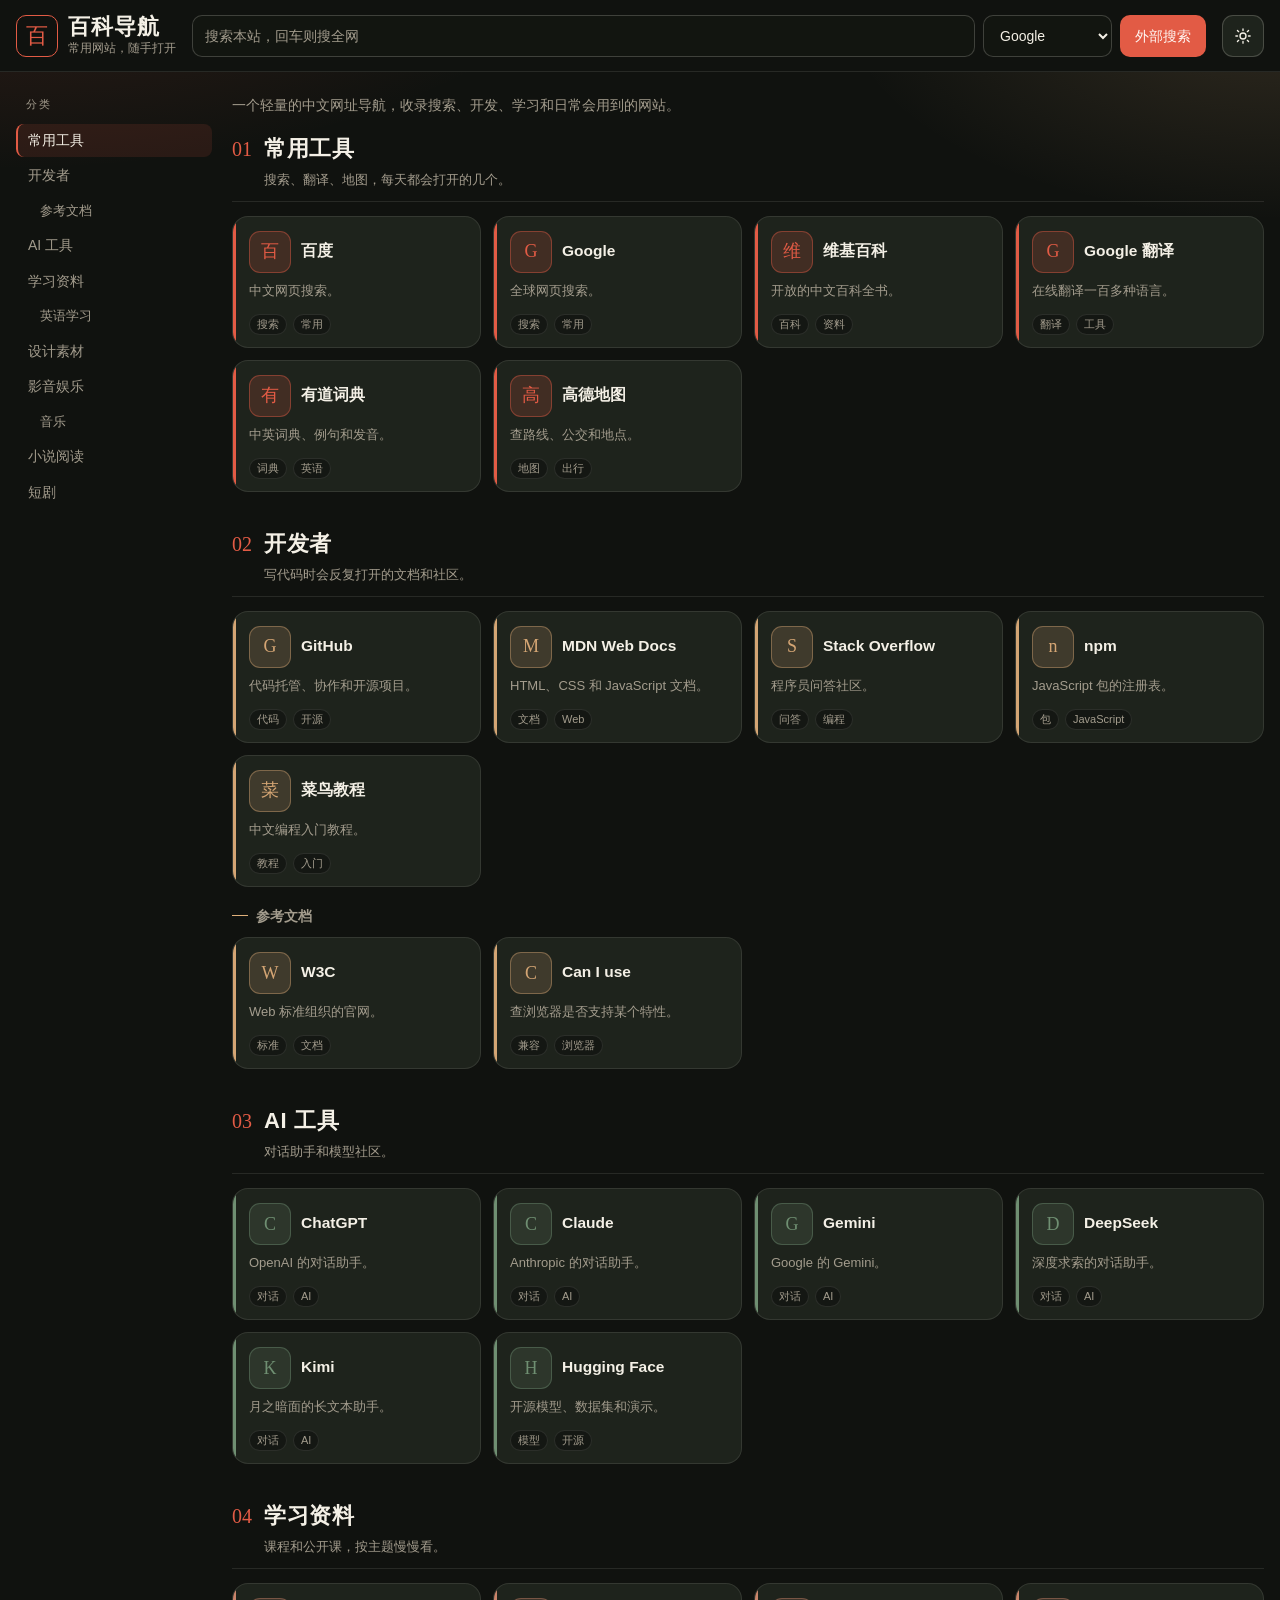
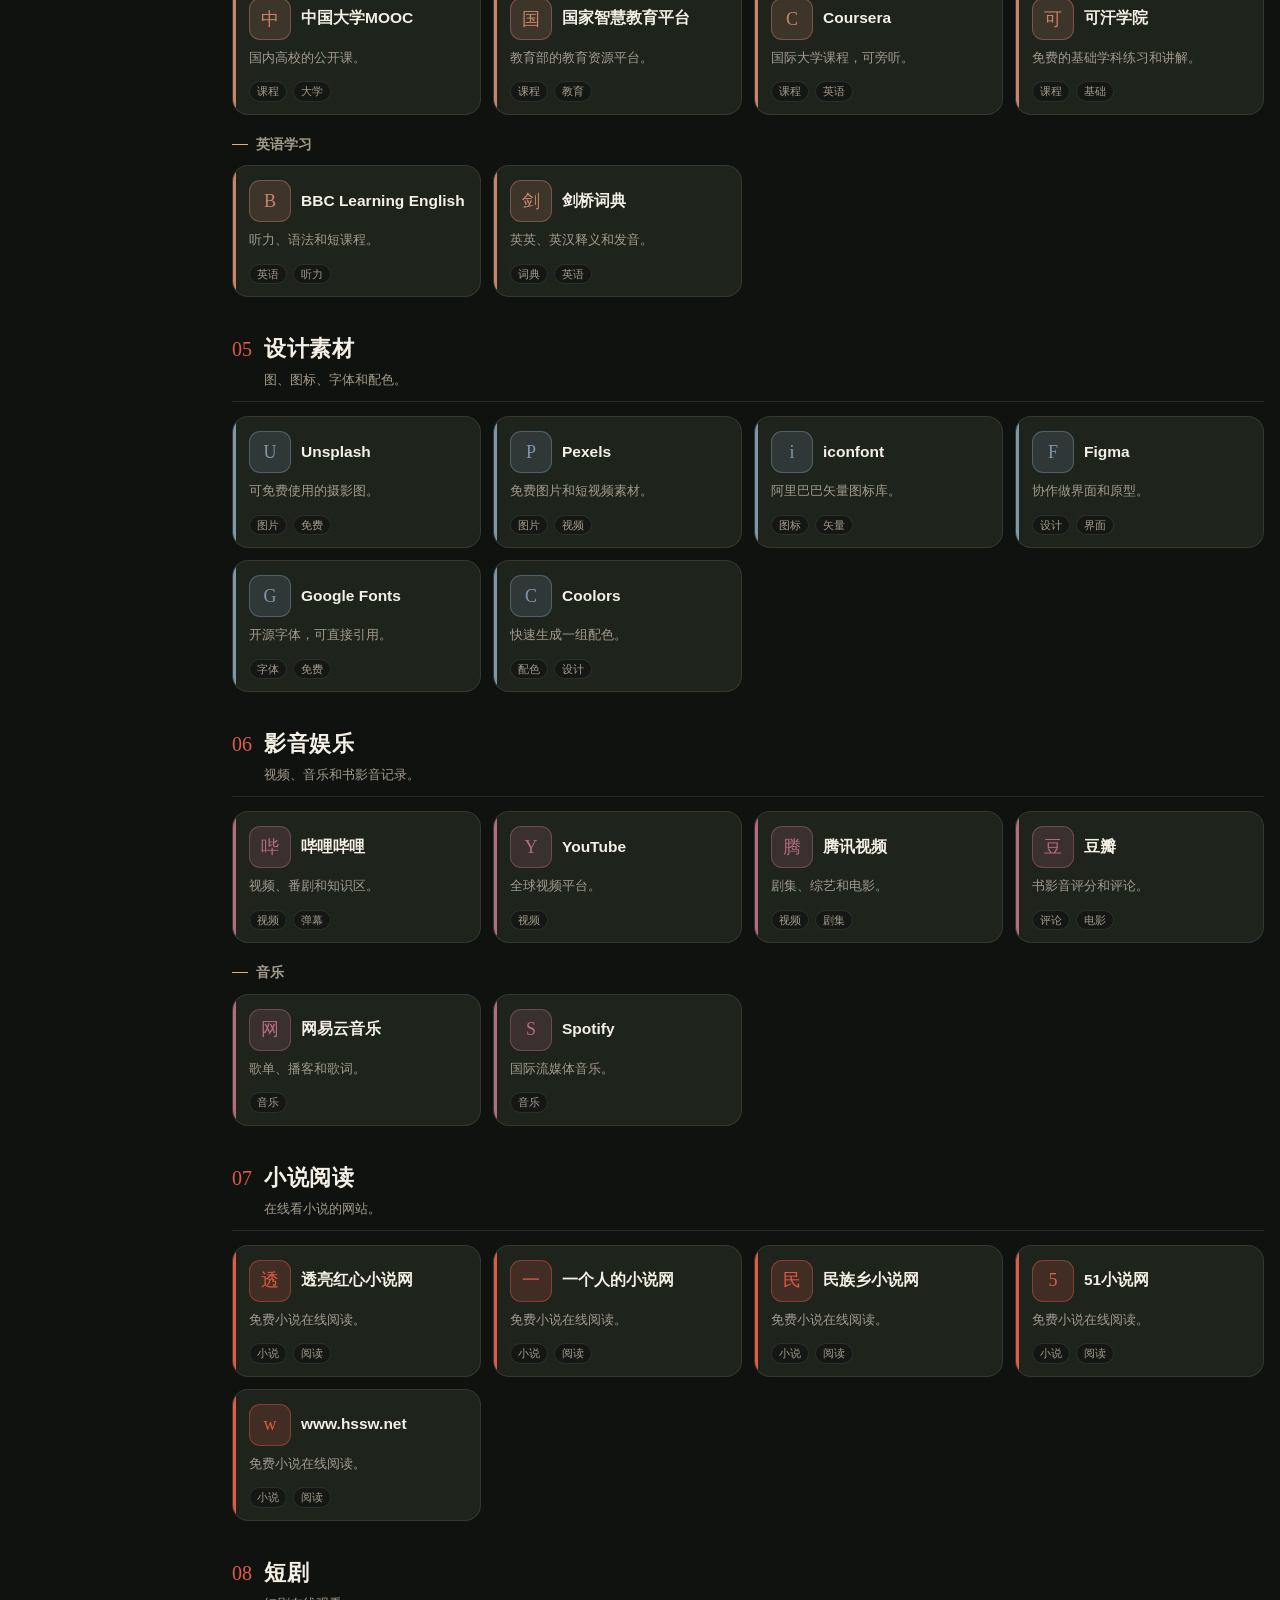
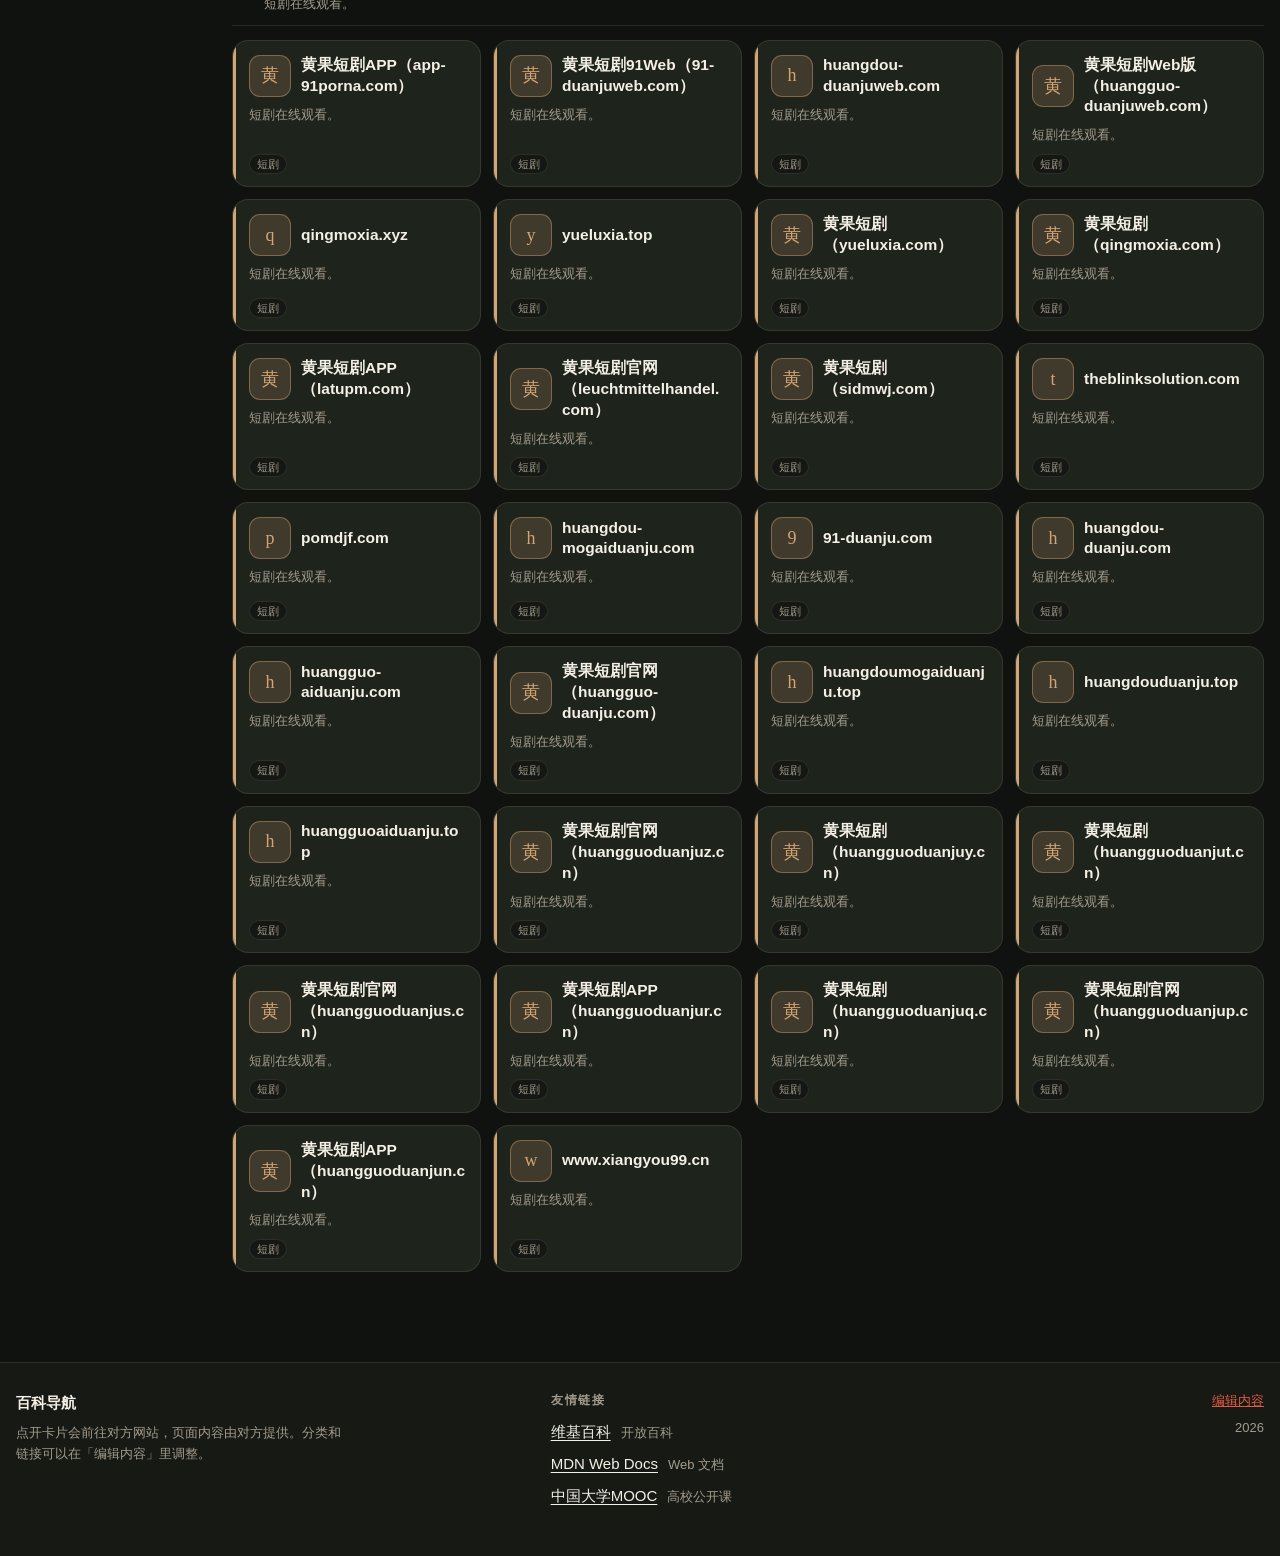
<file: index.html>
<!DOCTYPE html>
<html lang="zh-CN">
<head>
  <meta charset="utf-8">
  <meta name="viewport" content="width=device-width, initial-scale=1">
  <script>
    (function () {
      try {
        var theme = localStorage.getItem("baike-theme");
        if (theme !== "light" && theme !== "dark") theme = "dark";
        document.documentElement.setAttribute("data-theme", theme);
      } catch (err) {
        document.documentElement.setAttribute("data-theme", "dark");
      }
    })();
  </script>
  <title>百科导航</title>
  <meta name="description" content="一个轻量的中文网址导航，收录搜索、开发、学习和日常会用到的网站。">
  <meta name="theme-color" content="#10120f">
  <link rel="icon" href="favicon.svg" type="image/svg+xml">
  <link rel="icon" href="favicon.ico" sizes="any">
  <link rel="stylesheet" href="assets/css/style.css">
</head>
<body>
  <div class="app" id="app">
    <a class="skip" href="#catalog">跳到目录</a>
    <header class="topbar">
      <div class="topbar-inner">
        <a class="brand" href="index.html">
          <span class="seal" aria-hidden="true">百</span>
          <span class="brand-text">
            <span class="brand-line">
              <h1 id="site-title">百科导航</h1>
            </span>
            <p id="site-sub">常用网站，随手打开</p>
          </span>
        </a>
        <form class="search" id="search-form" role="search">
          <label class="sr-only" for="q">搜索名称、简介或标签</label>
          <input id="q" type="search" placeholder="搜索本站，回车则搜全网" autocomplete="off" enterkeyhint="search">
          <div class="search-actions">
            <button type="button" class="btn btn-tiny btn-ghost" id="clear-q" hidden>清除</button>
            <label class="sr-only" for="engine">外部搜索引擎</label>
            <select id="engine" aria-label="外部搜索引擎">
              <option value="google">Google</option>
              <option value="bing">Bing</option>
              <option value="baidu">百度</option>
              <option value="duckduckgo">DuckDuckGo</option>
            </select>
            <button type="submit" class="btn btn-primary" title="用所选引擎打开新标签页">外部搜索</button>
          </div>
        </form>
        <button type="button" class="theme-btn" id="theme-toggle" data-theme-toggle aria-label="切换到浅色主题"></button>
      </div>
    </header>

    <div class="shell" id="shell">
      <aside class="rail rail-left" id="rail-left" hidden></aside>
      <nav class="menu" id="menu" aria-label="分类"></nav>
      <main class="catalog" id="catalog" tabindex="-1">
        <p class="lead" id="lead" hidden></p>
        <p class="result-meta" id="result-meta" aria-live="polite" hidden></p>
        <div id="sections"><p class="loading">正在读取目录…</p></div>
        <p class="empty" id="empty" hidden></p>
      </main>
      <aside class="rail rail-right" id="rail-right" hidden></aside>
    </div>

    <footer class="footer">
      <div class="footer-inner">
        <div>
          <strong id="foot-title">百科导航</strong>
          <p class="footer-note" id="foot-note"></p>
        </div>
        <div id="friend-block" hidden>
          <h2>友情链接</h2>
          <ul class="friends" id="friend-list"></ul>
        </div>
        <div class="foot-side">
          <a href="admin.html">编辑内容</a>
          <span id="year"></span>
        </div>
      </div>
    </footer>
    <button type="button" class="to-top" id="to-top" hidden>回到顶部</button>
  </div>

  <script src="assets/js/model.js"></script>
  <script src="assets/js/app.js"></script>
</body>
</html>
</file>
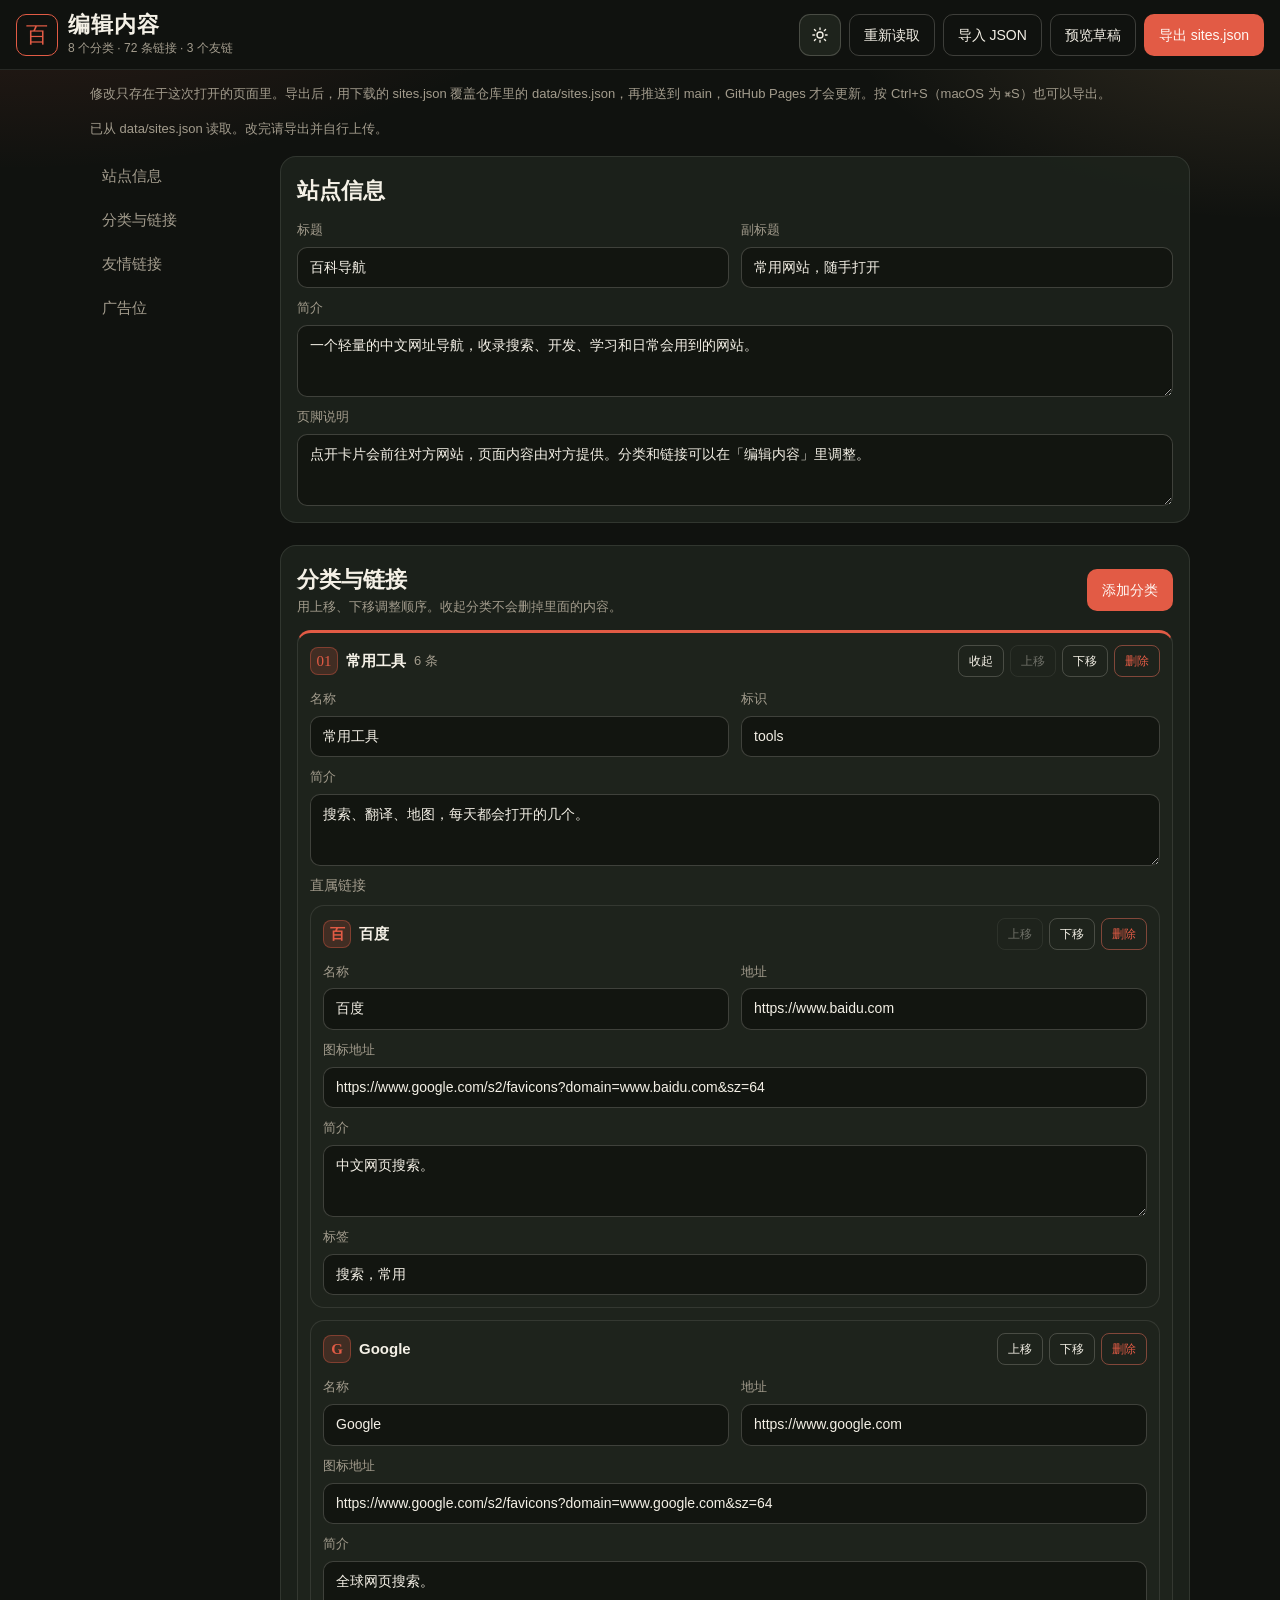
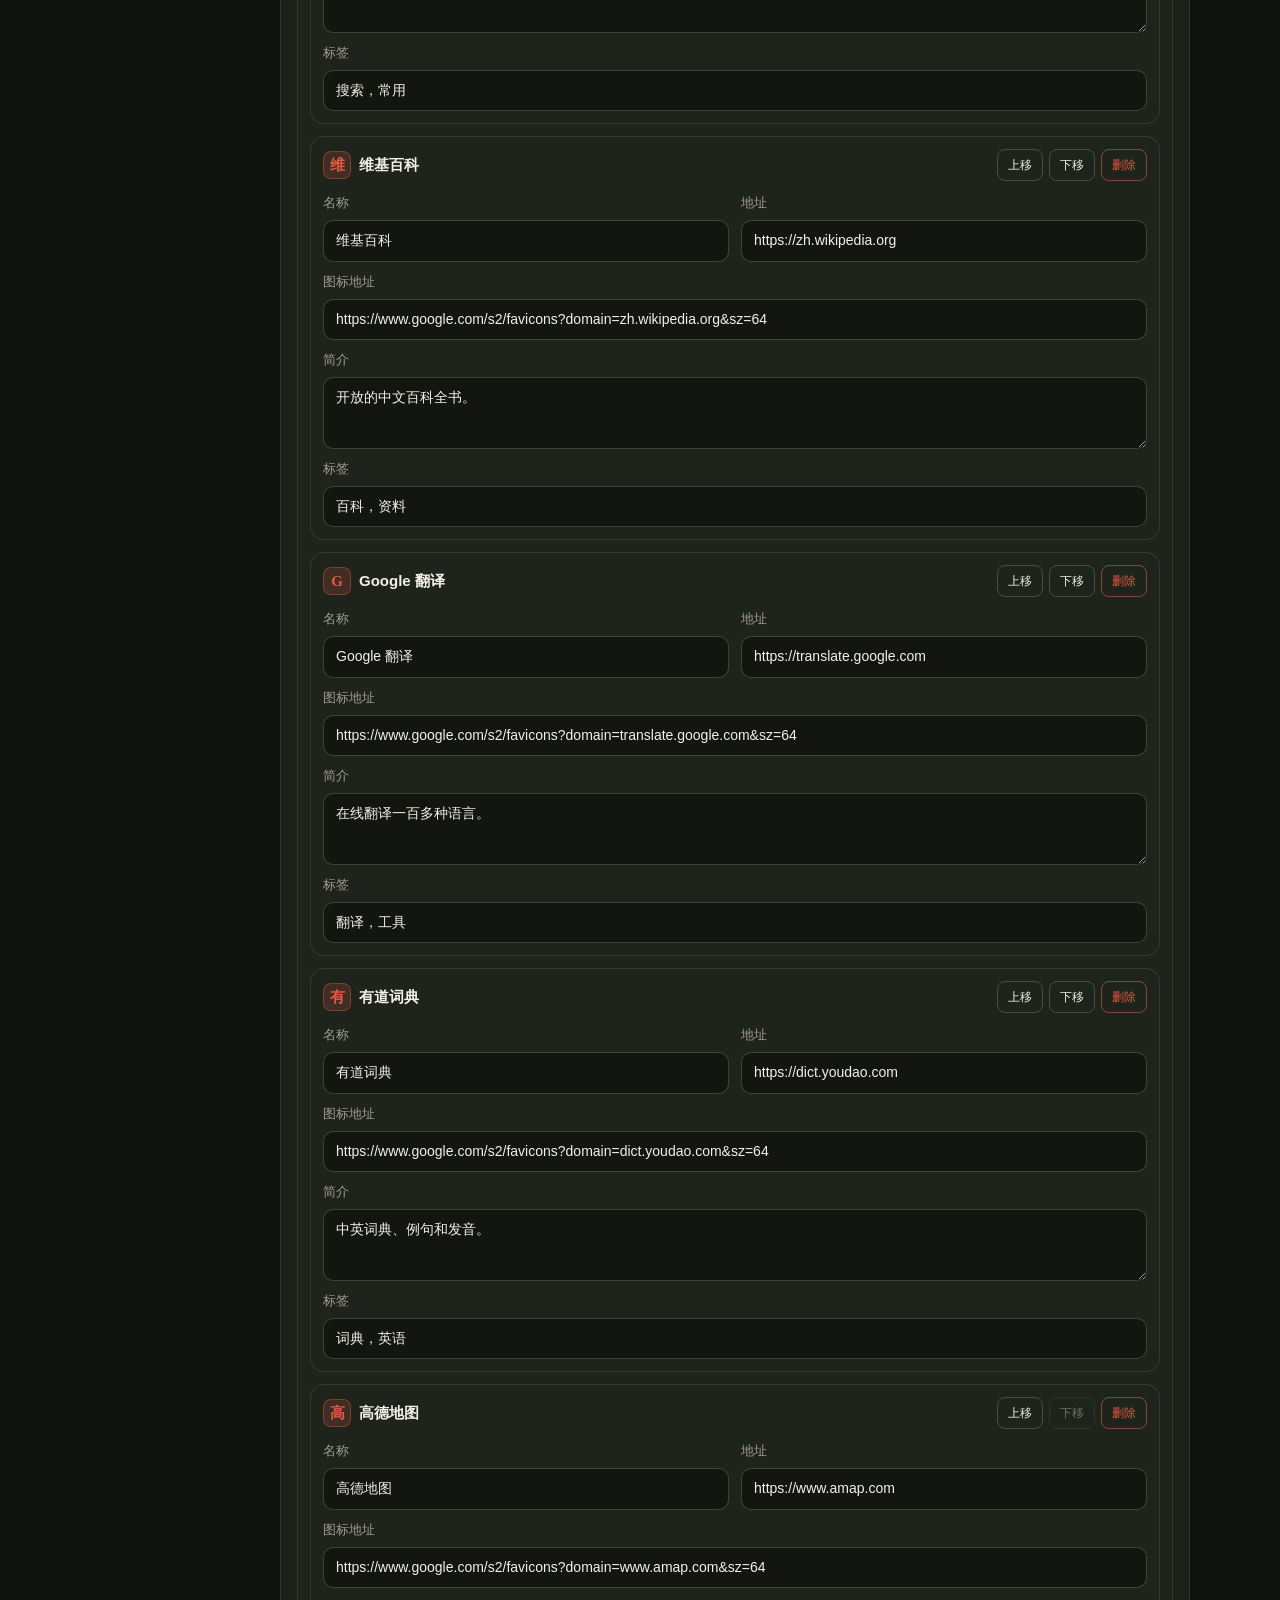
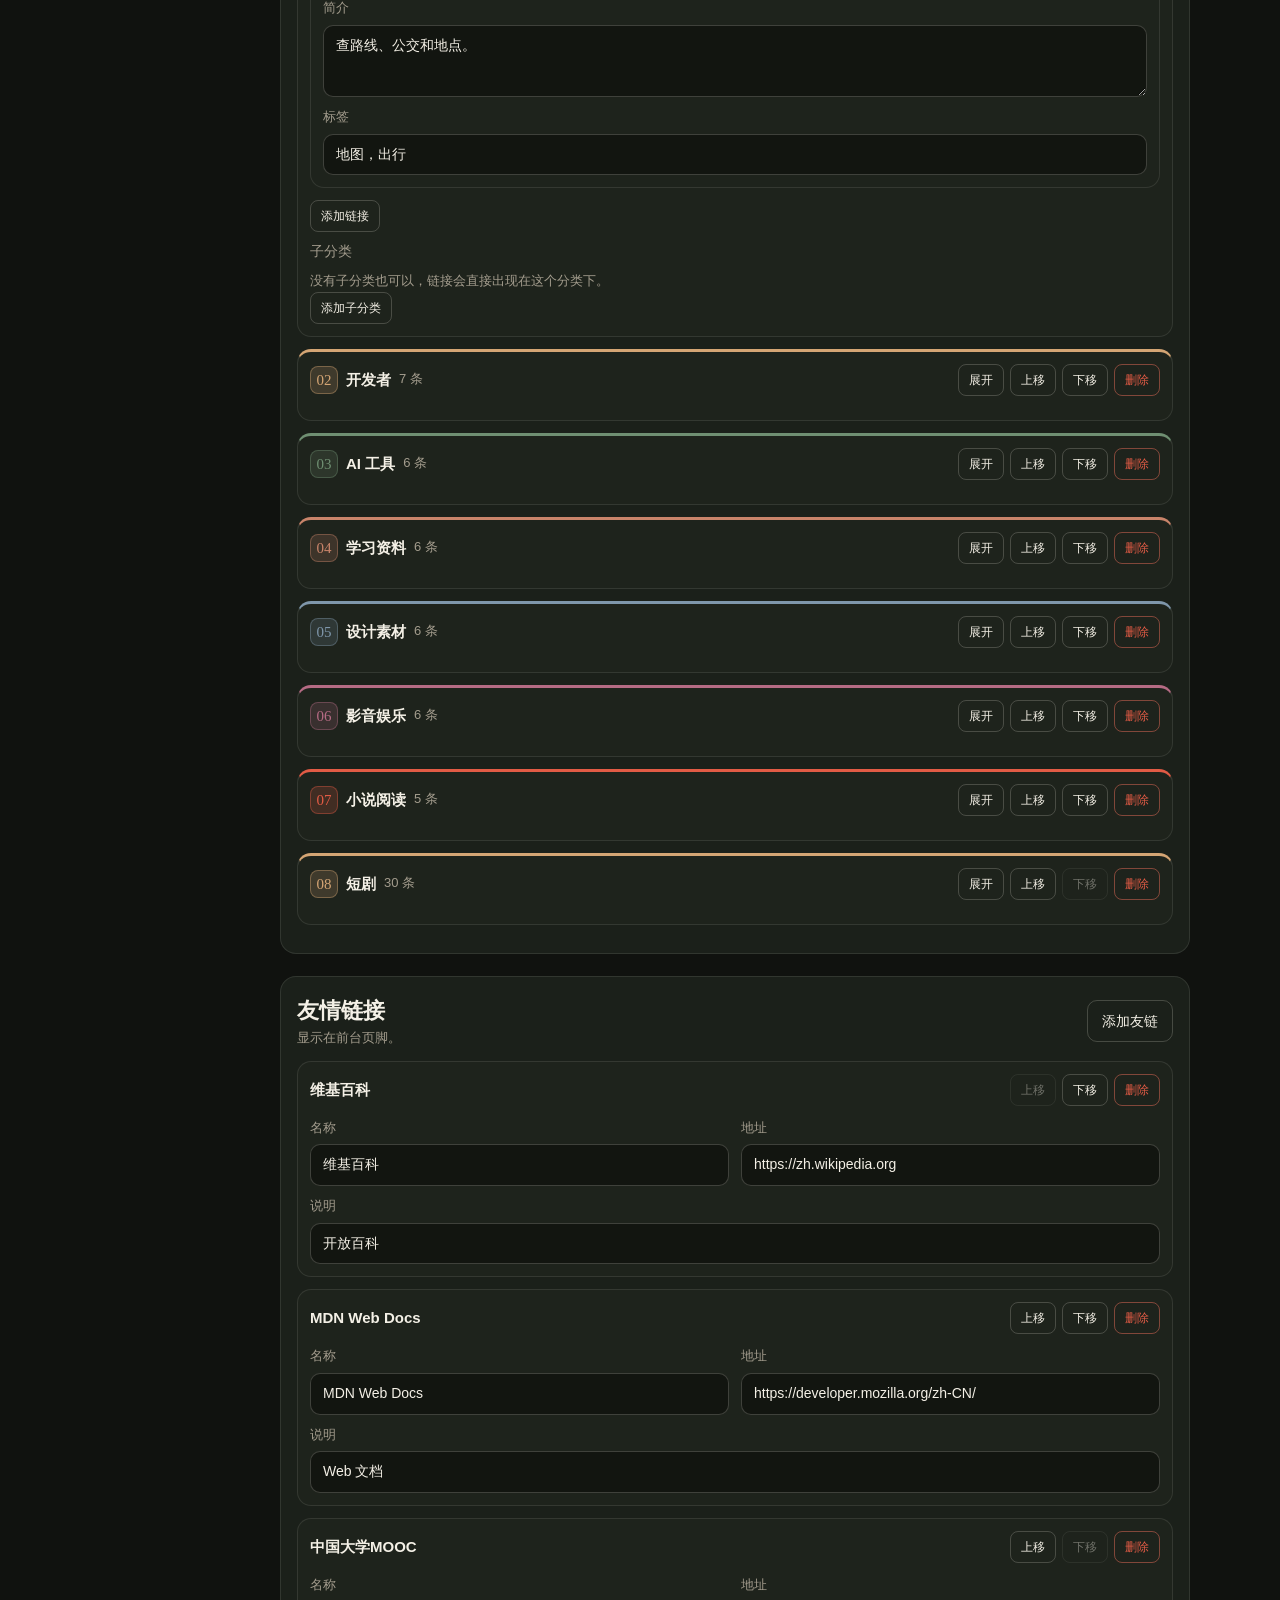
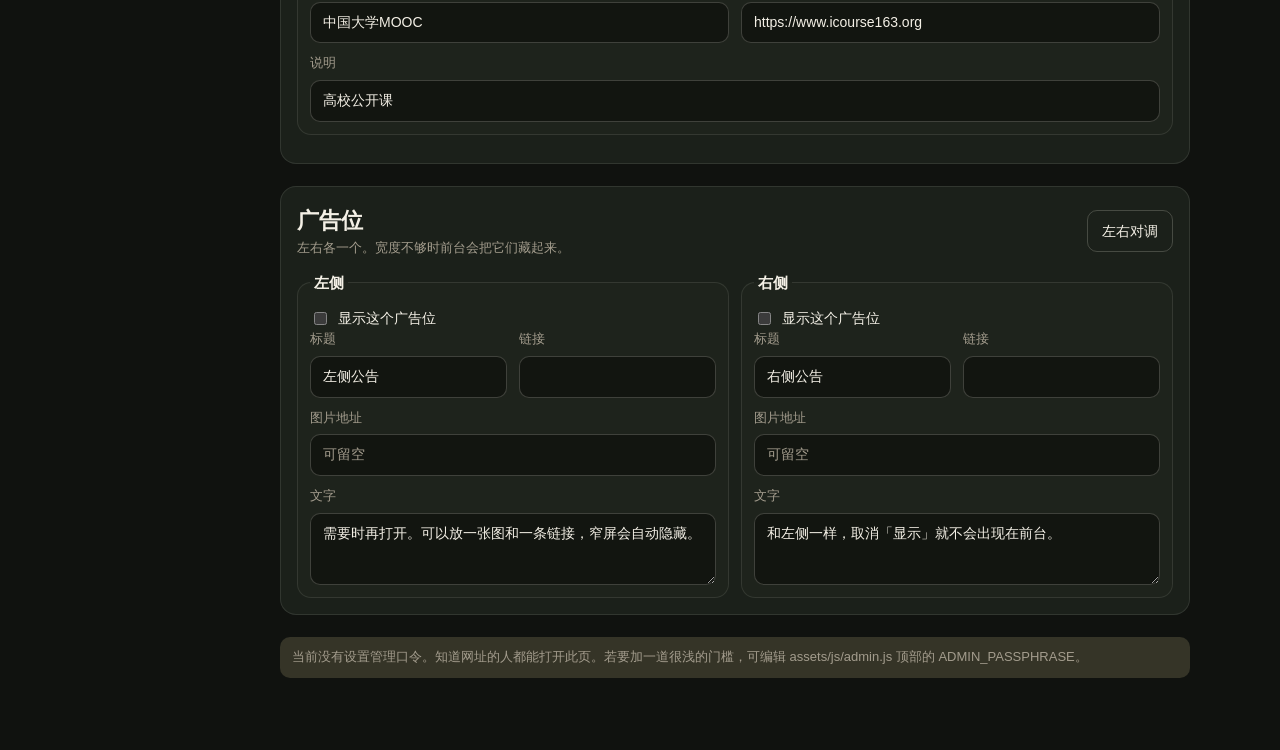
<file: admin.html>
<!DOCTYPE html>
<html lang="zh-CN">
<head>
  <meta charset="utf-8">
  <meta name="viewport" content="width=device-width, initial-scale=1">
  <script>
    (function () {
      try {
        var theme = localStorage.getItem("baike-theme");
        if (theme !== "light" && theme !== "dark") theme = "dark";
        document.documentElement.setAttribute("data-theme", theme);
      } catch (err) {
        document.documentElement.setAttribute("data-theme", "dark");
      }
    })();
  </script>
  <title>编辑内容 · 百科导航</title>
  <meta name="description" content="在浏览器里编辑百科导航的链接，并导出 sites.json。">
  <meta name="robots" content="noindex">
  <meta name="theme-color" content="#10120f">
  <link rel="icon" href="favicon.svg" type="image/svg+xml">
  <link rel="icon" href="favicon.ico" sizes="any">
  <link rel="stylesheet" href="assets/css/style.css">
  <link rel="stylesheet" href="assets/css/admin.css">
</head>
<body>
  <p class="loading page-loading" id="booting">正在打开编辑器…</p>

  <div class="modal-screen" id="pass-gate" hidden>
    <div class="modal-panel" role="dialog" aria-modal="true" aria-labelledby="pass-title">
      <span class="seal" aria-hidden="true">百</span>
      <p class="age-kicker">百科导航</p>
      <h1 id="pass-title">输入管理口令</h1>
      <p>这只是浏览器里的一道门槛。口令写在脚本里，不能代替服务器上的访问控制。</p>
      <form class="pass-form" id="pass-form">
        <label class="sr-only" for="pass">口令</label>
        <input id="pass" type="password" autocomplete="current-password" required>
        <p class="form-error" id="pass-error" hidden>口令不正确。</p>
        <button class="btn btn-primary" type="submit">进入</button>
      </form>
      <p><a href="index.html">返回前台</a></p>
    </div>
  </div>

  <div id="editor" hidden>
    <header class="studio-top">
      <a class="brand" href="index.html">
        <span class="seal" aria-hidden="true">百</span>
        <span class="studio-id">
          <span class="brand-line">
            <h1>编辑内容</h1>
          </span>
          <span class="brand-sub" id="stats">百科导航</span>
        </span>
      </a>
      <div class="studio-tools">
        <button type="button" class="theme-btn" data-theme-toggle aria-label="切换到浅色主题"></button>
        <button type="button" class="btn btn-ghost" id="reload">重新读取</button>
        <button type="button" class="btn btn-ghost" id="import-btn">导入 JSON</button>
        <input id="import-file" type="file" accept="application/json,.json" hidden>
        <button type="button" class="btn btn-ghost" id="preview">预览草稿</button>
        <button type="button" class="btn btn-primary" id="export">导出 sites.json</button>
      </div>
    </header>
    <p class="persist-hint">修改只存在于这次打开的页面里。导出后，用下载的 sites.json 覆盖仓库里的 data/sites.json，再推送到 main，GitHub Pages 才会更新。按 Ctrl+S（macOS 为 ⌘S）也可以导出。</p>
    <p class="status" id="status" role="status"></p>
    <div class="studio-wrap">
      <nav class="studio-nav" aria-label="编辑分区">
        <a href="#panel-site">站点信息</a>
        <a href="#panel-cats">分类与链接</a>
        <a href="#panel-friends">友情链接</a>
        <a href="#panel-ads">广告位</a>
      </nav>
      <div id="studio"></div>
    </div>
  </div>

  <noscript><p class="loading page-loading">编辑器需要启用 JavaScript。</p></noscript>
  <script src="assets/js/model.js"></script>
  <script src="assets/js/admin.js"></script>
</body>
</html>
</file>
<file: assets/css/style.css>
:root {
  --bg: #10120f;
  --bg-elev: #181b16;
  --card: #1e231c;
  --input: #121510;
  --text: #f4f0e6;
  --muted: #a39c8d;
  --line: rgba(244, 240, 230, 0.1);
  --line-strong: rgba(244, 240, 230, 0.2);
  --accent: #e25b45;
  --accent-2: #e0b07a;
  --shadow: 0 18px 40px rgba(0, 0, 0, 0.28);
  --sans: "Segoe UI", "PingFang SC", "Hiragino Sans GB", "Noto Sans SC", "Microsoft YaHei", "Source Han Sans SC", "WenQuanYi Micro Hei", sans-serif;
  --serif: "Iowan Old Style", Palatino, "Palatino Linotype", "Songti SC", "Noto Serif SC", "STSong", "Source Han Serif SC", serif;
  --page: min(1360px, calc(100% - 32px));
  --topbar-h: 76px;
  --radius: 14px;
  color-scheme: dark;
}

[data-theme="light"] {
  --bg: #f3efe6;
  --bg-elev: #faf7f1;
  --card: #fffcf7;
  --input: #ffffff;
  --text: #1c1915;
  --muted: #6d665c;
  --line: rgba(28, 25, 21, 0.1);
  --line-strong: rgba(28, 25, 21, 0.18);
  --accent: #c2412d;
  --accent-2: #8a5a32;
  --shadow: 0 16px 36px rgba(70, 46, 24, 0.08);
  color-scheme: light;
}

*,
*::before,
*::after {
  box-sizing: border-box;
}

[hidden] {
  display: none !important;
}

html {
  scroll-behavior: smooth;
}

body {
  margin: 0;
  min-height: 100vh;
  font-family: var(--sans);
  font-size: 15px;
  line-height: 1.6;
  color: var(--text);
  background: var(--bg);
}

body::before {
  content: "";
  position: fixed;
  inset: 0;
  z-index: -1;
  pointer-events: none;
  background:
    radial-gradient(980px 420px at 0% -10%, color-mix(in srgb, var(--accent) 18%, transparent), transparent 62%),
    radial-gradient(760px 380px at 100% 0%, color-mix(in srgb, var(--accent-2) 16%, transparent), transparent 58%),
    var(--bg);
}

img {
  max-width: 100%;
}

button,
input,
select,
textarea {
  font: inherit;
  color: inherit;
}

h1,
h2,
h3,
p,
ul {
  margin: 0;
}

a {
  color: var(--accent);
}

:focus-visible {
  outline: 2px solid var(--accent);
  outline-offset: 2px;
}

:focus:not(:focus-visible) {
  outline: none;
}

::selection {
  background: color-mix(in srgb, var(--accent) 32%, transparent);
}

.sr-only {
  position: absolute;
  width: 1px;
  height: 1px;
  padding: 0;
  margin: -1px;
  overflow: hidden;
  clip: rect(0, 0, 0, 0);
  white-space: nowrap;
  border: 0;
}

.skip {
  position: absolute;
  left: 12px;
  top: -48px;
  z-index: 80;
  background: var(--accent);
  color: #fff8f4;
  padding: 8px 12px;
  border-radius: 8px;
  text-decoration: none;
}

.skip:focus {
  top: 12px;
}

.btn {
  display: inline-flex;
  align-items: center;
  justify-content: center;
  gap: 6px;
  border: 1px solid transparent;
  background: var(--accent);
  color: #fff8f4;
  border-radius: 10px;
  padding: 10px 14px;
  min-height: 42px;
  font-size: 14px;
  line-height: 1;
  text-decoration: none;
  cursor: pointer;
}

.btn-primary:hover {
  background: color-mix(in srgb, var(--accent) 86%, white);
}

.btn-ghost {
  background: transparent;
  color: var(--text);
  border-color: var(--line-strong);
}

.btn-ghost:hover {
  background: color-mix(in srgb, var(--text) 6%, transparent);
}

.btn-danger {
  background: transparent;
  color: var(--accent);
  border-color: color-mix(in srgb, var(--accent) 45%, var(--line));
}

.btn-tiny {
  min-height: 32px;
  padding: 6px 10px;
  font-size: 12px;
  border-radius: 8px;
}

.btn:disabled {
  opacity: 0.38;
  cursor: not-allowed;
}

.btn:active:not(:disabled) {
  transform: translateY(1px);
}

input[type="search"],
input[type="text"],
input[type="url"],
input[type="password"],
textarea,
select {
  background: var(--input);
  border: 1px solid var(--line-strong);
  border-radius: 10px;
  padding: 10px 12px;
  font-size: 16px;
  line-height: 1.4;
}

textarea {
  width: 100%;
  min-height: 72px;
  resize: vertical;
}

::placeholder {
  color: var(--muted);
  opacity: 1;
}

@media (min-width: 800px) {
  input[type="search"],
  input[type="text"],
  input[type="url"],
  input[type="password"],
  textarea,
  select {
    font-size: 14px;
  }
}

.seal {
  width: 42px;
  height: 42px;
  display: grid;
  place-items: center;
  flex: none;
  border: 1.5px solid var(--accent);
  color: var(--accent);
  border-radius: 10px;
  font-family: var(--serif);
  font-size: 22px;
  line-height: 1;
}

.modal-screen {
  position: fixed;
  inset: 0;
  z-index: 60;
  display: grid;
  place-items: center;
  padding: 24px;
  overflow: hidden;
  background:
    radial-gradient(700px 360px at 50% 0%, color-mix(in srgb, var(--accent) 22%, transparent), transparent 70%),
    var(--bg);
}

.modal-panel {
  position: relative;
  width: min(460px, 100%);
  background: var(--card);
  border: 1px solid var(--line-strong);
  border-radius: 22px;
  padding: 28px 24px 22px;
  box-shadow: var(--shadow);
  text-align: center;
}

.modal-panel .seal {
  margin: 0 auto 12px;
}

.age-kicker {
  letter-spacing: 0.22em;
  font-size: 12px;
  color: var(--accent);
}

.modal-panel h2,
.modal-panel h1 {
  font-family: var(--serif);
  font-size: 28px;
  font-weight: 650;
  line-height: 1.35;
  margin: 8px 0 12px;
}

.modal-panel p {
  color: var(--muted);
  font-size: 14px;
  margin: 0 0 8px;
}

.modal-panel {
  z-index: 1;
}

.missing {
  min-height: 100vh;
  display: grid;
  place-content: center;
  justify-items: center;
  gap: 12px;
  padding: 32px 16px;
  text-align: center;
}

.missing h1 {
  font-family: var(--serif);
  font-size: 32px;
  font-weight: 650;
}

.missing p {
  color: var(--muted);
  max-width: 36ch;
}

.pass-form input,
.modal-panel input[type="password"] {
  width: 100%;
}

.form-error {
  color: var(--accent);
  font-size: 13px;
}

.topbar {
  position: sticky;
  top: 0;
  z-index: 20;
  background: var(--bg);
  border-bottom: 1px solid var(--line);
}

.topbar-inner,
.footer-inner {
  width: var(--page);
  margin-inline: auto;
}

.topbar-inner {
  display: flex;
  align-items: center;
  gap: 16px;
  padding: 14px 0;
}

.brand {
  display: flex;
  align-items: center;
  gap: 10px;
  min-width: 0;
  color: inherit;
  text-decoration: none;
}

.brand-line {
  display: flex;
  align-items: center;
  gap: 8px;
}

.brand h1,
.studio-top h1 {
  font-family: var(--serif);
  font-size: 22px;
  font-weight: 650;
  letter-spacing: 0.04em;
  line-height: 1.2;
}

.brand p,
.brand-sub {
  color: var(--muted);
  font-size: 12px;
  line-height: 1.4;
}

.age-pill {
  flex: none;
  font-size: 11px;
  line-height: 1.4;
  border: 1px solid var(--accent);
  color: var(--accent);
  border-radius: 999px;
  padding: 0 6px;
}

.search {
  flex: 1;
  display: flex;
  align-items: center;
  gap: 8px;
  min-width: 0;
}

.search input[type="search"] {
  flex: 1;
  min-width: 0;
  height: 42px;
}

.search-actions {
  display: flex;
  align-items: center;
  gap: 8px;
}

#engine {
  height: 42px;
  max-width: 138px;
}

.theme-btn {
  width: 42px;
  height: 42px;
  flex: none;
  display: grid;
  place-items: center;
  border-radius: 11px;
  border: 1px solid var(--line-strong);
  background: var(--card);
  color: var(--text);
  cursor: pointer;
}

.theme-btn:hover,
.menu a:hover,
.card:hover {
  border-color: color-mix(in srgb, var(--accent) 55%, var(--line-strong));
}

.shell {
  width: var(--page);
  margin: 22px auto 56px;
  display: grid;
  grid-template-columns: 196px minmax(0, 1fr);
  grid-template-areas: "menu main";
  gap: 22px 20px;
  align-items: start;
}

.shell.has-left {
  grid-template-columns: 168px 188px minmax(0, 1fr);
  grid-template-areas: "left menu main";
}

.shell.has-right {
  grid-template-columns: 188px minmax(0, 1fr) 168px;
  grid-template-areas: "menu main right";
}

.shell.has-left.has-right {
  grid-template-columns: 160px 180px minmax(0, 1fr) 160px;
  grid-template-areas: "left menu main right";
}

.rail-left { grid-area: left; }
.rail-right { grid-area: right; }
.menu { grid-area: menu; }
.catalog { grid-area: main; min-width: 0; }

.rail {
  position: sticky;
  top: calc(var(--topbar-h) + 16px);
}

.ad {
  display: flex;
  flex-direction: column;
  gap: 8px;
  min-height: 180px;
  padding: 14px 12px;
  color: inherit;
  text-decoration: none;
  background: var(--card);
  border: 1px dashed color-mix(in srgb, var(--accent-2) 70%, var(--line));
  border-radius: var(--radius);
}

.ad-kicker {
  font-size: 11px;
  letter-spacing: 0.16em;
  color: var(--accent);
}

.ad-media {
  display: block;
  border-radius: 8px;
  overflow: hidden;
  background: #1c1f1a;
}

.ad-img {
  display: block;
  width: 100%;
  height: 120px;
  object-fit: cover;
}

.ad strong {
  font-size: 14px;
}

.ad p {
  color: var(--muted);
  font-size: 12px;
  line-height: 1.55;
}

.menu {
  position: sticky;
  top: calc(var(--topbar-h) + 16px);
  align-self: start;
  display: flex;
  flex-direction: column;
  gap: 2px;
  max-height: calc(100vh - var(--topbar-h) - 32px);
  overflow: auto;
  padding-bottom: 8px;
}

.nav-label {
  font-size: 11px;
  letter-spacing: 0.18em;
  color: var(--muted);
  padding: 2px 10px 8px;
}

.menu a {
  color: var(--muted);
  text-decoration: none;
  padding: 7px 10px;
  border-radius: 8px;
  border-left: 2px solid transparent;
  font-size: 14px;
  line-height: 1.4;
}

.menu a.sub {
  padding-left: 22px;
  font-size: 13px;
}

.menu a.is-parent {
  color: var(--text);
}

.menu a.is-active {
  color: var(--text);
  background: color-mix(in srgb, var(--accent) 12%, transparent);
  border-left-color: var(--accent);
}

.lead {
  max-width: 68ch;
  color: var(--muted);
  font-size: 14px;
  margin-bottom: 14px;
}

.result-meta {
  min-height: 1.4em;
  margin-bottom: 8px;
  color: var(--accent);
  font-size: 13px;
}

.section {
  scroll-margin-top: calc(var(--topbar-h) + 18px);
  margin-bottom: 34px;
}

.sub {
  scroll-margin-top: calc(var(--topbar-h) + 18px);
}

.section-head {
  display: flex;
  gap: 12px;
  align-items: baseline;
  margin-bottom: 14px;
  padding-bottom: 10px;
  border-bottom: 1px solid var(--line);
}

.idx {
  font-family: var(--serif);
  font-variant-numeric: tabular-nums;
  color: var(--accent);
  font-size: 20px;
  line-height: 1;
}

.section-head h2 {
  font-size: 22px;
  font-weight: 650;
  letter-spacing: 0.03em;
}

.section-head p,
.empty-inline,
.hint,
.loading,
.notice,
.empty {
  color: var(--muted);
}

.section-head p,
.empty-inline {
  margin-top: 4px;
  font-size: 13px;
}

.sub-head {
  display: flex;
  align-items: center;
  gap: 8px;
  margin: 18px 0 10px;
  color: var(--muted);
  font-size: 14px;
  font-weight: 600;
}

.sub-head::before {
  content: "";
  width: 16px;
  height: 1px;
  background: var(--accent-2);
}

.cards {
  display: grid;
  grid-template-columns: repeat(auto-fill, minmax(230px, 1fr));
  gap: 12px;
  align-items: stretch;
}

.card {
  height: 100%;
  min-height: 132px;
  display: flex;
  flex-direction: column;
  gap: 8px;
  position: relative;
  overflow: hidden;
  padding: 14px 14px 12px 16px;
  color: inherit;
  text-decoration: none;
  background: var(--card);
  border: 1px solid var(--line);
  border-radius: 16px;
  transition: transform 0.18s ease, border-color 0.18s ease, box-shadow 0.18s ease;
}

.card::before {
  content: "";
  position: absolute;
  left: 0;
  top: 0;
  bottom: 0;
  width: 3px;
  background: var(--mark, var(--accent));
}

.card:hover {
  transform: translateY(-2px);
  box-shadow: var(--shadow);
}

.card-top {
  display: flex;
  align-items: center;
  gap: 10px;
}

.avatar {
  position: relative;
  width: 42px;
  height: 42px;
  flex: none;
  display: grid;
  place-items: center;
  overflow: hidden;
  border-radius: 11px;
  border: 1px solid color-mix(in srgb, var(--mark, var(--accent)) 42%, transparent);
  background: color-mix(in srgb, var(--mark, var(--accent)) 18%, var(--card));
  color: var(--mark, var(--accent));
  font-family: var(--serif);
  font-size: 18px;
}

.avatar-img {
  position: absolute;
  inset: 0;
  width: 100%;
  height: 100%;
  object-fit: cover;
}

.card-name {
  font-size: 15.5px;
  font-weight: 650;
  line-height: 1.35;
  overflow-wrap: anywhere;
}

.card-desc {
  color: var(--muted);
  font-size: 13px;
  line-height: 1.55;
  display: -webkit-box;
  -webkit-line-clamp: 2;
  -webkit-box-orient: vertical;
  overflow: hidden;
}

.tags {
  display: flex;
  flex-wrap: wrap;
  gap: 6px;
  margin-top: auto;
}

.tag {
  font-size: 11px;
  line-height: 1.5;
  color: var(--muted);
  padding: 1px 7px;
  border-radius: 999px;
  border: 1px solid var(--line);
  background: color-mix(in srgb, var(--bg) 70%, var(--card));
}

.notice,
.empty,
.loading {
  padding: 12px 0 28px;
}

.notice code {
  font-family: ui-monospace, SFMono-Regular, Menlo, Consolas, monospace;
  font-size: 0.92em;
}

.preview-banner {
  background: #8a5a32;
  color: #fffaf3;
  text-align: center;
  padding: 8px 14px;
  font-size: 13px;
}

.preview-banner a {
  color: inherit;
  margin-left: 8px;
}

.footer {
  border-top: 1px solid var(--line);
  background: color-mix(in srgb, var(--bg-elev) 88%, transparent);
  padding: 28px 0 48px;
}

.footer-inner {
  display: grid;
  grid-template-columns: minmax(0, 1.2fr) minmax(0, 1.5fr) auto;
  gap: 28px;
  align-items: start;
}

.footer h2 {
  font-size: 12px;
  letter-spacing: 0.16em;
  color: var(--muted);
  font-weight: 650;
  margin-bottom: 10px;
}

.footer-note {
  margin-top: 8px;
  color: var(--muted);
  font-size: 13px;
  max-width: 46ch;
}

.friends {
  list-style: none;
  padding: 0;
  display: flex;
  flex-direction: column;
  gap: 8px;
}

.friends li {
  display: flex;
  flex-wrap: wrap;
  gap: 6px 10px;
  align-items: baseline;
}

.friends a {
  color: var(--text);
  text-underline-offset: 3px;
}

.friends span,
.foot-side {
  color: var(--muted);
  font-size: 13px;
}

.foot-side {
  display: flex;
  flex-direction: column;
  align-items: flex-end;
  gap: 6px;
}

.to-top {
  position: fixed;
  right: 16px;
  bottom: 16px;
  z-index: 30;
  min-height: 40px;
  padding: 0 14px;
  border-radius: 999px;
  border: 1px solid var(--line-strong);
  background: var(--card);
  color: var(--text);
  box-shadow: var(--shadow);
  cursor: pointer;
}

@media (max-width: 1100px) {
  .rail {
    display: none !important;
  }

  .shell,
  .shell.has-left,
  .shell.has-right,
  .shell.has-left.has-right {
    grid-template-columns: 180px minmax(0, 1fr);
    grid-template-areas: "menu main";
  }
}

@media (max-width: 800px) {
  .shell,
  .shell.has-left,
  .shell.has-right,
  .shell.has-left.has-right {
    grid-template-columns: minmax(0, 1fr);
    grid-template-areas:
      "menu"
      "main";
    gap: 12px;
    margin-top: 12px;
  }

  .menu {
    position: sticky;
    top: var(--topbar-h);
    z-index: 15;
    flex-direction: row;
    align-items: center;
    max-height: none;
    gap: 4px;
    overflow-x: auto;
    overscroll-behavior-x: contain;
    padding: 8px 0;
    background: var(--bg);
    border-bottom: 1px solid var(--line);
    scrollbar-width: none;
  }

  .menu::-webkit-scrollbar {
    display: none;
  }

  .nav-label {
    display: none;
  }

  .menu a,
  .menu a.sub {
    white-space: nowrap;
    border-left: 0;
    border-bottom: 2px solid transparent;
    padding: 6px 10px;
  }

  .menu a.is-active {
    border-bottom-color: var(--accent);
  }

  .footer-inner {
    grid-template-columns: 1fr;
  }

  .foot-side {
    align-items: flex-start;
  }
}

@media (max-width: 720px) {
  .topbar-inner {
    flex-wrap: wrap;
    gap: 10px;
  }

  .brand {
    order: 1;
    flex: 1;
  }

  .theme-btn {
    order: 2;
  }

  .search {
    order: 3;
    flex: 1 1 100%;
  }

  .brand h1 {
    font-size: 20px;
  }
}

@media (max-width: 420px) {
  .search {
    flex-wrap: wrap;
  }

  .search input[type="search"],
  .search-actions {
    flex: 1 1 100%;
    width: 100%;
  }

  #engine {
    flex: 1;
    max-width: none;
  }
}

.shell:not(.is-ready) {
  grid-template-columns: minmax(0, 1fr);
  grid-template-areas: "main";
}

.shell:not(.is-ready) .menu,
.shell:not(.is-ready) .rail {
  display: none;
}

@media (prefers-reduced-motion: reduce) {
  html {
    scroll-behavior: auto;
  }

  .card,
  .btn:active {
    transition: none;
    transform: none;
  }
}
</file>
<file: assets/css/admin.css>
.page-loading {
  width: var(--page);
  margin: 48px auto;
}

.studio-top {
  position: sticky;
  top: 0;
  z-index: 20;
  display: flex;
  flex-wrap: wrap;
  align-items: center;
  gap: 12px 18px;
  justify-content: space-between;
  padding: 12px 16px;
  background: var(--bg);
  border-bottom: 1px solid var(--line);
}

.studio-id {
  display: flex;
  flex-direction: column;
  gap: 2px;
  min-width: 0;
}

.studio-id .brand-sub,
#stats {
  color: var(--muted);
  font-size: 12px;
}

.studio-tools {
  display: flex;
  flex-wrap: wrap;
  align-items: center;
  gap: 8px;
}

.persist-hint,
.status {
  width: min(1100px, calc(100% - 32px));
  margin: 14px auto 0;
  color: var(--muted);
  font-size: 13px;
}

.status {
  min-height: 1.4em;
}

.status.is-error {
  color: var(--accent);
}

.studio-wrap {
  width: min(1100px, calc(100% - 32px));
  margin: 16px auto 72px;
  display: grid;
  grid-template-columns: 168px minmax(0, 1fr);
  gap: 22px;
  align-items: start;
}

.studio-nav {
  position: sticky;
  top: 84px;
  display: flex;
  flex-direction: column;
  gap: 4px;
}

.studio-nav a {
  text-decoration: none;
  color: var(--muted);
  padding: 8px 10px;
  border-radius: 8px;
  border-left: 2px solid transparent;
}

.studio-nav a:hover,
.studio-nav a:focus-visible {
  color: var(--text);
  border-left-color: var(--accent);
  background: color-mix(in srgb, var(--accent) 10%, transparent);
}

.panel {
  scroll-margin-top: 84px;
  margin-bottom: 22px;
  padding: 16px;
  background: color-mix(in srgb, var(--card) 86%, transparent);
  border: 1px solid var(--line);
  border-radius: 16px;
}

.panel h2 {
  font-family: var(--serif);
  font-size: 22px;
  font-weight: 650;
}

.panel-head,
.block-head,
.edit-card header {
  display: flex;
  justify-content: space-between;
  align-items: center;
  gap: 8px;
  margin-bottom: 12px;
}

.panel-head p,
.hint {
  color: var(--muted);
  font-size: 13px;
}

.row-actions {
  display: flex;
  flex-wrap: wrap;
  gap: 6px;
  justify-content: flex-end;
}

.form-grid,
.ad-edit-grid {
  display: grid;
  grid-template-columns: 1fr 1fr;
  gap: 10px 12px;
}

.span-2 {
  grid-column: span 2;
}

label.stack {
  display: flex;
  flex-direction: column;
  gap: 6px;
  color: var(--muted);
  font-size: 13px;
}

label.stack input,
label.stack textarea,
label.stack select {
  width: 100%;
  color: var(--text);
}

label.check {
  display: flex;
  align-items: center;
  gap: 8px;
  color: var(--text);
  font-size: 14px;
}

.cat-block,
.edit-card,
.ad-edit-grid fieldset,
.friend-card {
  border: 1px solid var(--line);
  background: var(--card);
  border-radius: 14px;
  padding: 12px;
  margin: 0 0 12px;
  min-width: 0;
}

.ad-edit-grid fieldset {
  margin: 0;
}

.ad-edit-grid legend {
  padding: 0 4px;
  font-weight: 650;
}

.cat-block {
  border-top: 3px solid var(--mark, var(--accent));
}

.cat-title {
  display: flex;
  align-items: center;
  gap: 8px;
  min-width: 0;
}

.cat-title strong,
.edit-card header strong {
  overflow-wrap: anywhere;
}

.mini-avatar {
  width: 28px;
  height: 28px;
  display: grid;
  place-items: center;
  flex: none;
  border-radius: 8px;
  font-family: var(--serif);
  background: color-mix(in srgb, var(--mark, var(--accent)) 18%, var(--card));
  color: var(--mark, var(--accent));
  border: 1px solid color-mix(in srgb, var(--mark, var(--accent)) 40%, transparent);
}

.sub-block {
  margin-top: 12px;
  padding-top: 8px;
  border-top: 1px dashed var(--line);
}

.sub-block h3,
.group-label {
  margin: 8px 0;
  font-size: 14px;
  color: var(--muted);
}

.pass-form {
  display: flex;
  flex-direction: column;
  gap: 10px;
  margin-top: 8px;
}

.security-note {
  margin-top: 8px;
  padding: 10px 12px;
  border-radius: 10px;
  background: color-mix(in srgb, var(--accent-2) 12%, var(--card));
  color: var(--muted);
  font-size: 13px;
}

@media (max-width: 800px) {
  .studio-wrap {
    grid-template-columns: 1fr;
  }

  .studio-nav {
    position: sticky;
    top: 72px;
    z-index: 10;
    flex-direction: row;
    overflow-x: auto;
    background: var(--bg);
    padding: 6px 0;
    border-bottom: 1px solid var(--line);
  }

  .studio-nav a {
    white-space: nowrap;
    border-left: 0;
    border-bottom: 2px solid transparent;
  }
}

@media (max-width: 640px) {
  .form-grid,
  .ad-edit-grid {
    grid-template-columns: 1fr;
  }

  .span-2 {
    grid-column: auto;
  }

  .panel-head,
  .block-head,
  .edit-card header {
    align-items: flex-start;
    flex-direction: column;
  }

  .row-actions {
    justify-content: flex-start;
  }
}
</file>
